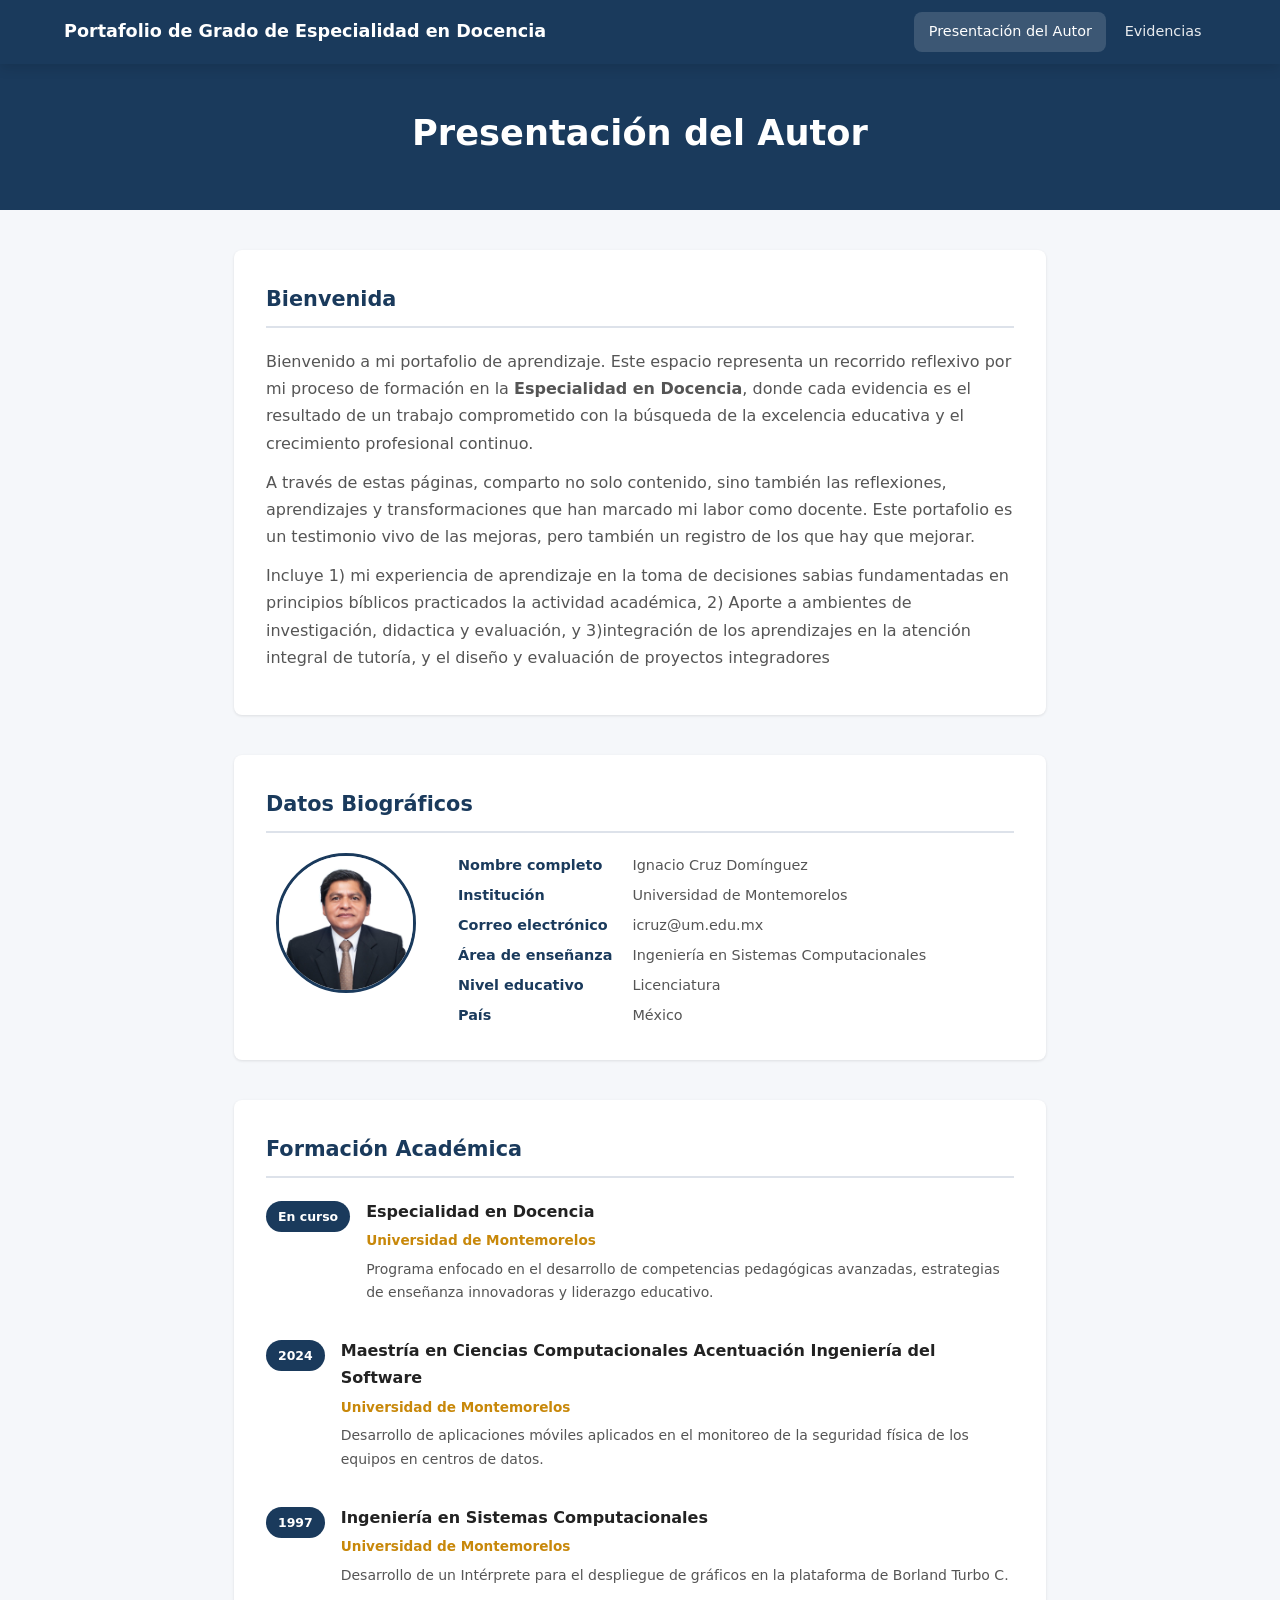
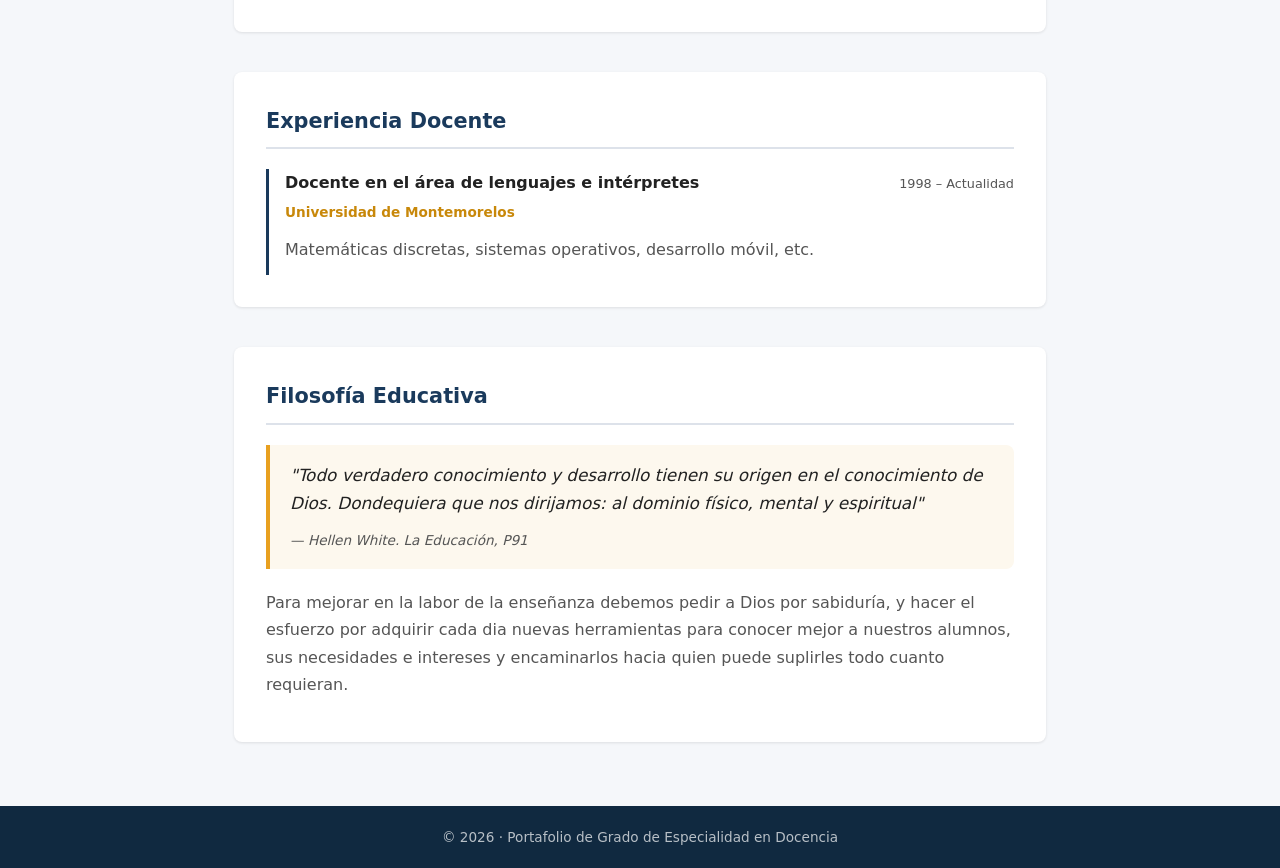
<file: pages/autor.html>
<!DOCTYPE html>
<html lang="es">
<head>
  <meta charset="UTF-8">
  <meta name="viewport" content="width=device-width, initial-scale=1.0">
  <title>Presentación del Autor · Portafolio Docencia</title>
  <link rel="stylesheet" href="../css/styles.css">
</head>
<body>

  <header class="site-header">
    <div class="header-inner">
      <div class="site-title">
        <a href="../index.html">
          <h1>Portafolio de Grado de Especialidad en Docencia</h1>
        </a>
      </div>
      <nav class="main-nav" aria-label="Navegación principal">
        <ul class="nav-list">
          <li class="nav-item has-dropdown active">
            <a href="autor.html" class="nav-link">Presentación del Autor</a>
            <ul class="dropdown">
              <li><a href="#bienvenida">Bienvenida</a></li>
              <li><a href="#datos-biograficos">Datos Biográficos</a></li>
              <li><a href="#formacion">Formación</a></li>
              <li><a href="#experiencia">Experiencia Docente</a></li>
            </ul>
          </li>
          <li class="nav-item has-dropdown">
            <a href="evidencias.html" class="nav-link">Evidencias</a>
            <ul class="dropdown">
              <li><a href="evidencias.html#cosmovision">Cosmovisión</a></li>
              <li><a href="evidencias.html#transferencia">Transferencia y Aporte</a></li>
              <li><a href="evidencias.html#integradoras">Integradoras</a></li>
            </ul>
          </li>
        </ul>
      </nav>
      <button class="nav-toggle" aria-label="Abrir menú" aria-expanded="false">
        <span></span><span></span><span></span>
      </button>
    </div>
  </header>

  <main class="page-autor">

    <div class="page-hero">
      <h2>Presentación del Autor</h2>
    </div>

    <div class="autor-container">

      <section id="bienvenida" class="autor-section">
        <h2>Bienvenida</h2>
        <article class="autor-article">
          <p>
            Bienvenido a mi portafolio de aprendizaje. Este espacio representa un recorrido reflexivo
            por mi proceso de formación en la <strong>Especialidad en Docencia</strong>,
            donde cada evidencia es el resultado de un trabajo comprometido con la búsqueda de la excelencia educativa
            y el crecimiento profesional continuo.
          </p>
          <p>
            A través de estas páginas, comparto no solo contenido, sino también las reflexiones,
            aprendizajes y transformaciones que han marcado mi labor como docente. Este portafolio
            es un testimonio vivo de las mejoras, pero también un registro de los que hay que mejorar.
          </p>

          <p>
            Incluye 1) mi experiencia de aprendizaje en la toma de decisiones sabias fundamentadas en principios bíblicos practicados la actividad académica, 2) Aporte a ambientes de investigación, didactica y evaluación,  y 3)integración de los aprendizajes en la atención integral de tutoría, y el diseño y evaluación de proyectos integradores 

          </p>
        </article>
      </section>

      <section id="datos-biograficos" class="autor-section">
        <h2>Datos Biográficos</h2>
        <article class="autor-article">
          <div class="bio-grid">
            <div class="bio-photo">
              <div class="photo-placeholder" aria-label="Foto del autor">
                <span><img src="../assets/images/foto.jpg" alt="texto descriptivo"></span>
              </div>
            </div>
            <div class="bio-data">
              <dl class="data-list">
                <dt>Nombre completo</dt>
                <dd>Ignacio Cruz Domínguez</dd>

                <dt>Institución</dt>
                <dd>Universidad de Montemorelos</dd>

                <dt>Correo electrónico</dt>
                <dd>icruz@um.edu.mx</dd>

                <dt>Área de enseñanza</dt>
                <dd>Ingeniería en Sistemas Computacionales</dd>

                <dt>Nivel educativo</dt>
                <dd>Licenciatura</dd>

                <dt>País</dt>
                <dd>México</dd>
              </dl>
            </div>
          </div>
        </article>
      </section>

      <section id="formacion" class="autor-section">
        <h2>Formación Académica</h2>
        <article class="autor-article">
          <div class="timeline">
            <div class="timeline-item">
              <div class="timeline-year">En curso</div>
              <div class="timeline-content">
                <h3>Especialidad en Docencia</h3>
                <p class="institution">Universidad de Montemorelos</p>
                <p>Programa enfocado en el desarrollo de competencias pedagógicas avanzadas, estrategias
                de enseñanza innovadoras y liderazgo educativo.</p>
              </div>
            </div>
            <div class="timeline-item">
              <div class="timeline-year">2024</div>
              <div class="timeline-content">
                <h3>Maestría en Ciencias Computacionales Acentuación Ingeniería del Software</h3>
                <p class="institution">Universidad de Montemorelos</p>
                <p>Desarrollo de aplicaciones móviles aplicados en el monitoreo de la seguridad física de los equipos en centros de datos.</p>
              </div>
            </div>
            <div class="timeline-item">
              <div class="timeline-year">1997</div>
              <div class="timeline-content">
                <h3>Ingeniería en Sistemas Computacionales</h3>
                <p class="institution">Universidad de Montemorelos</p>
                <p>Desarrollo de un Intérprete para el despliegue de gráficos en la plataforma de Borland Turbo C.</p>
              </div>
            </div>
          </div>
        </article>
      </section>

      <section id="experiencia" class="autor-section">
        <h2>Experiencia Docente</h2>
        <article class="autor-article">
          <div class="experience-list">
            <div class="experience-item">
              <div class="exp-header">
                <h3>Docente en el área de lenguajes e intérpretes</h3>
                <span class="exp-period">1998 – Actualidad</span>
              </div>
              <p class="exp-institution">Universidad de Montemorelos</p>
              <p>Matemáticas discretas, sistemas operativos, desarrollo móvil, etc.</p>
            </div>

          </div>
        </article>
      </section>

      <section id="filosofia" class="autor-section">
        <h2>Filosofía Educativa</h2>
        <article class="autor-article filosofia-article">
          <blockquote>
            <p>"Todo verdadero conocimiento y desarrollo tienen su origen en el conocimiento de Dios. Dondequiera que nos dirijamos: al dominio físico, mental y espiritual"</p>
            <cite>— Hellen White. La Educación, P91</cite>
          </blockquote>
          <p>
            Para mejorar en la labor de la enseñanza debemos pedir a Dios por sabiduría, y hacer el esfuerzo por adquirir cada dia nuevas herramientas para conocer mejor a nuestros alumnos, sus necesidades e intereses y encaminarlos hacia quien puede 
            suplirles todo cuanto requieran.
          </p>
        </article>
      </section>

    </div>
  </main>

  <footer class="site-footer">
    <p>&copy; 2026 · Portafolio de Grado de Especialidad en Docencia</p>
  </footer>

  <script src="../js/main.js"></script>
</body>
</html>
</file>
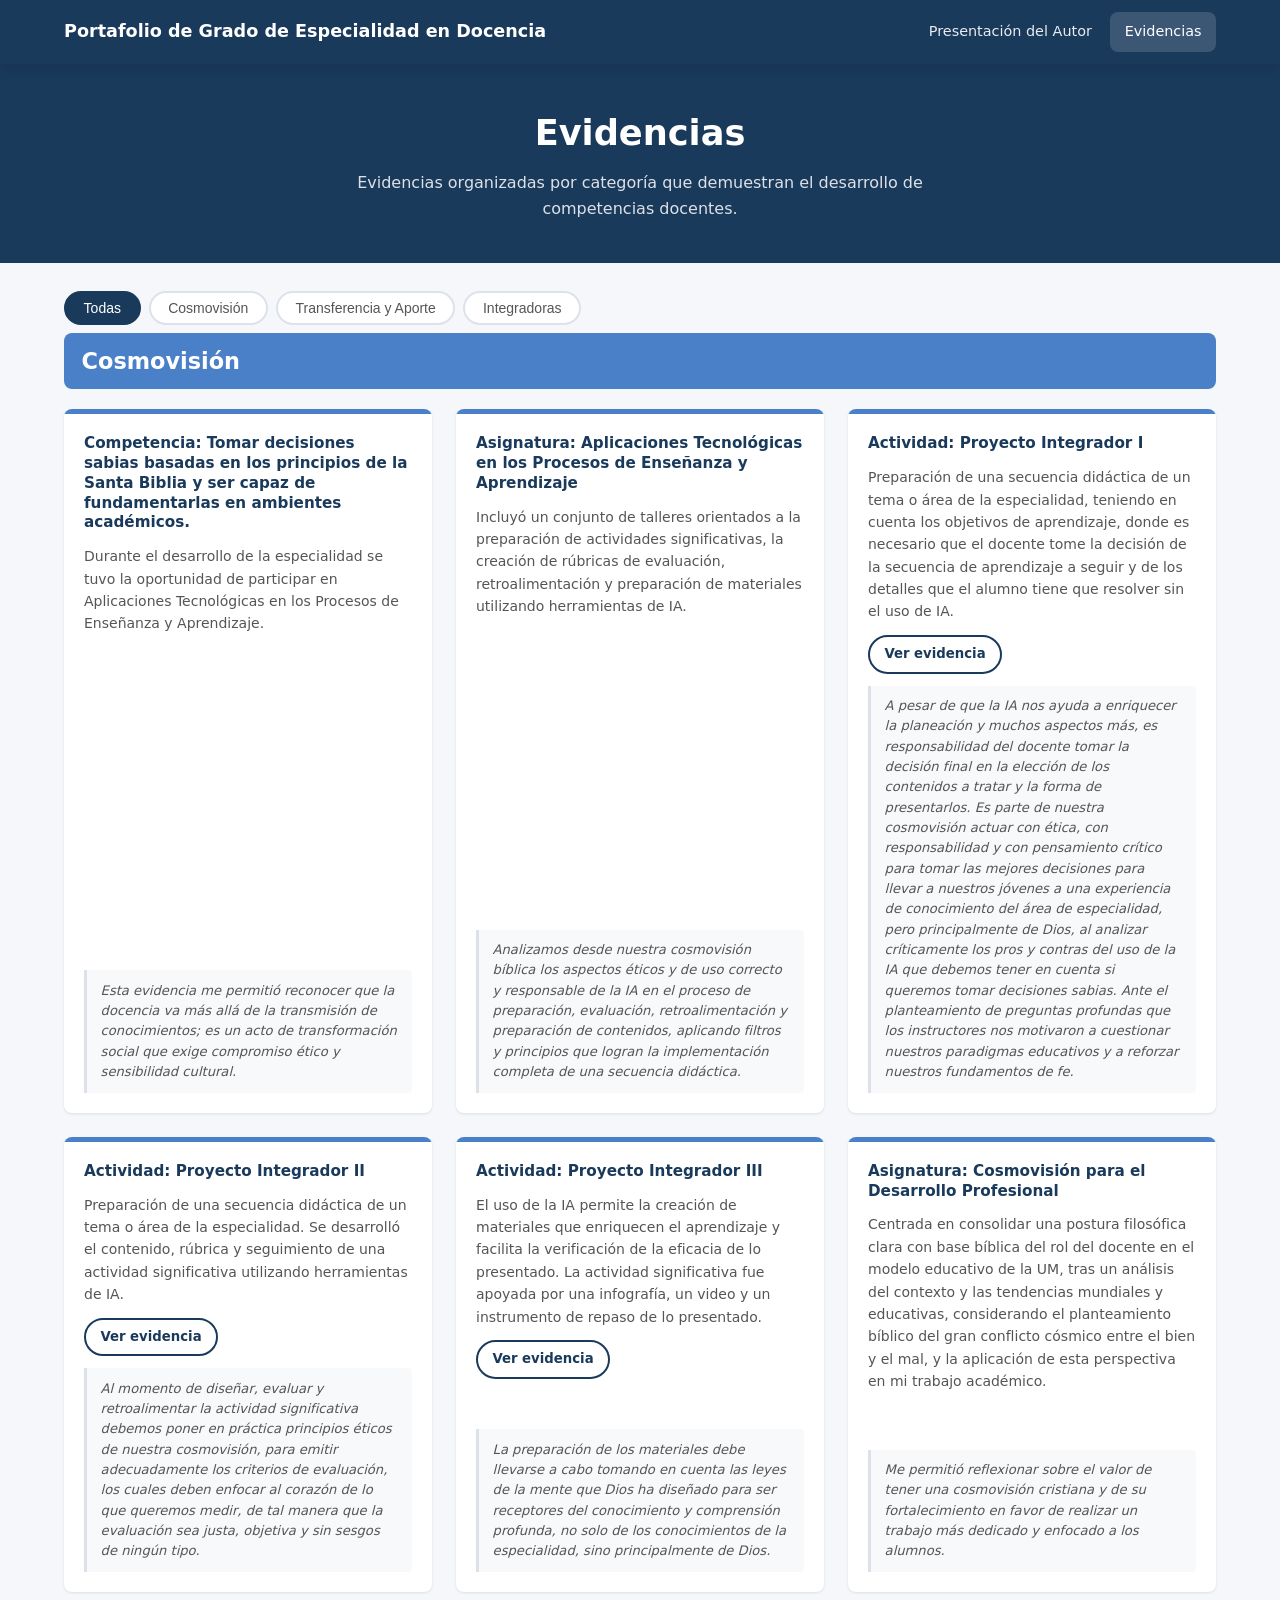
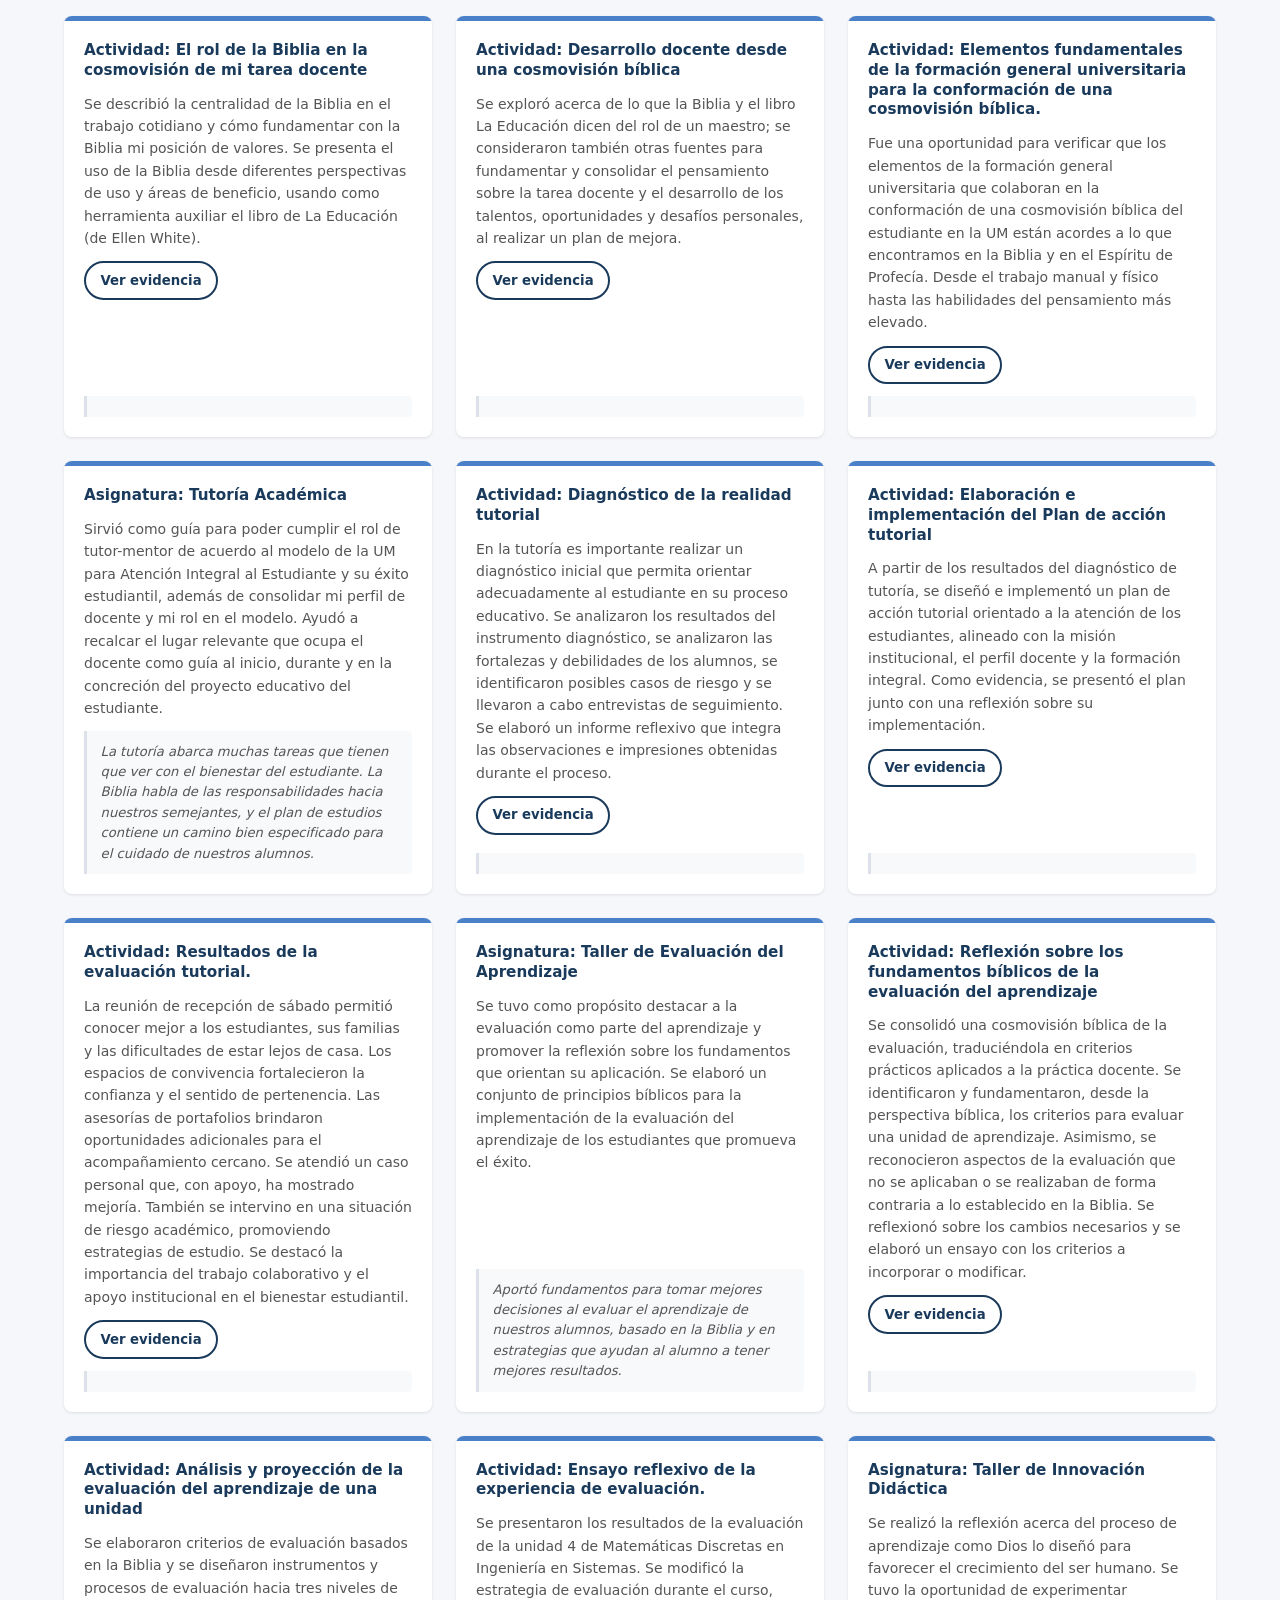
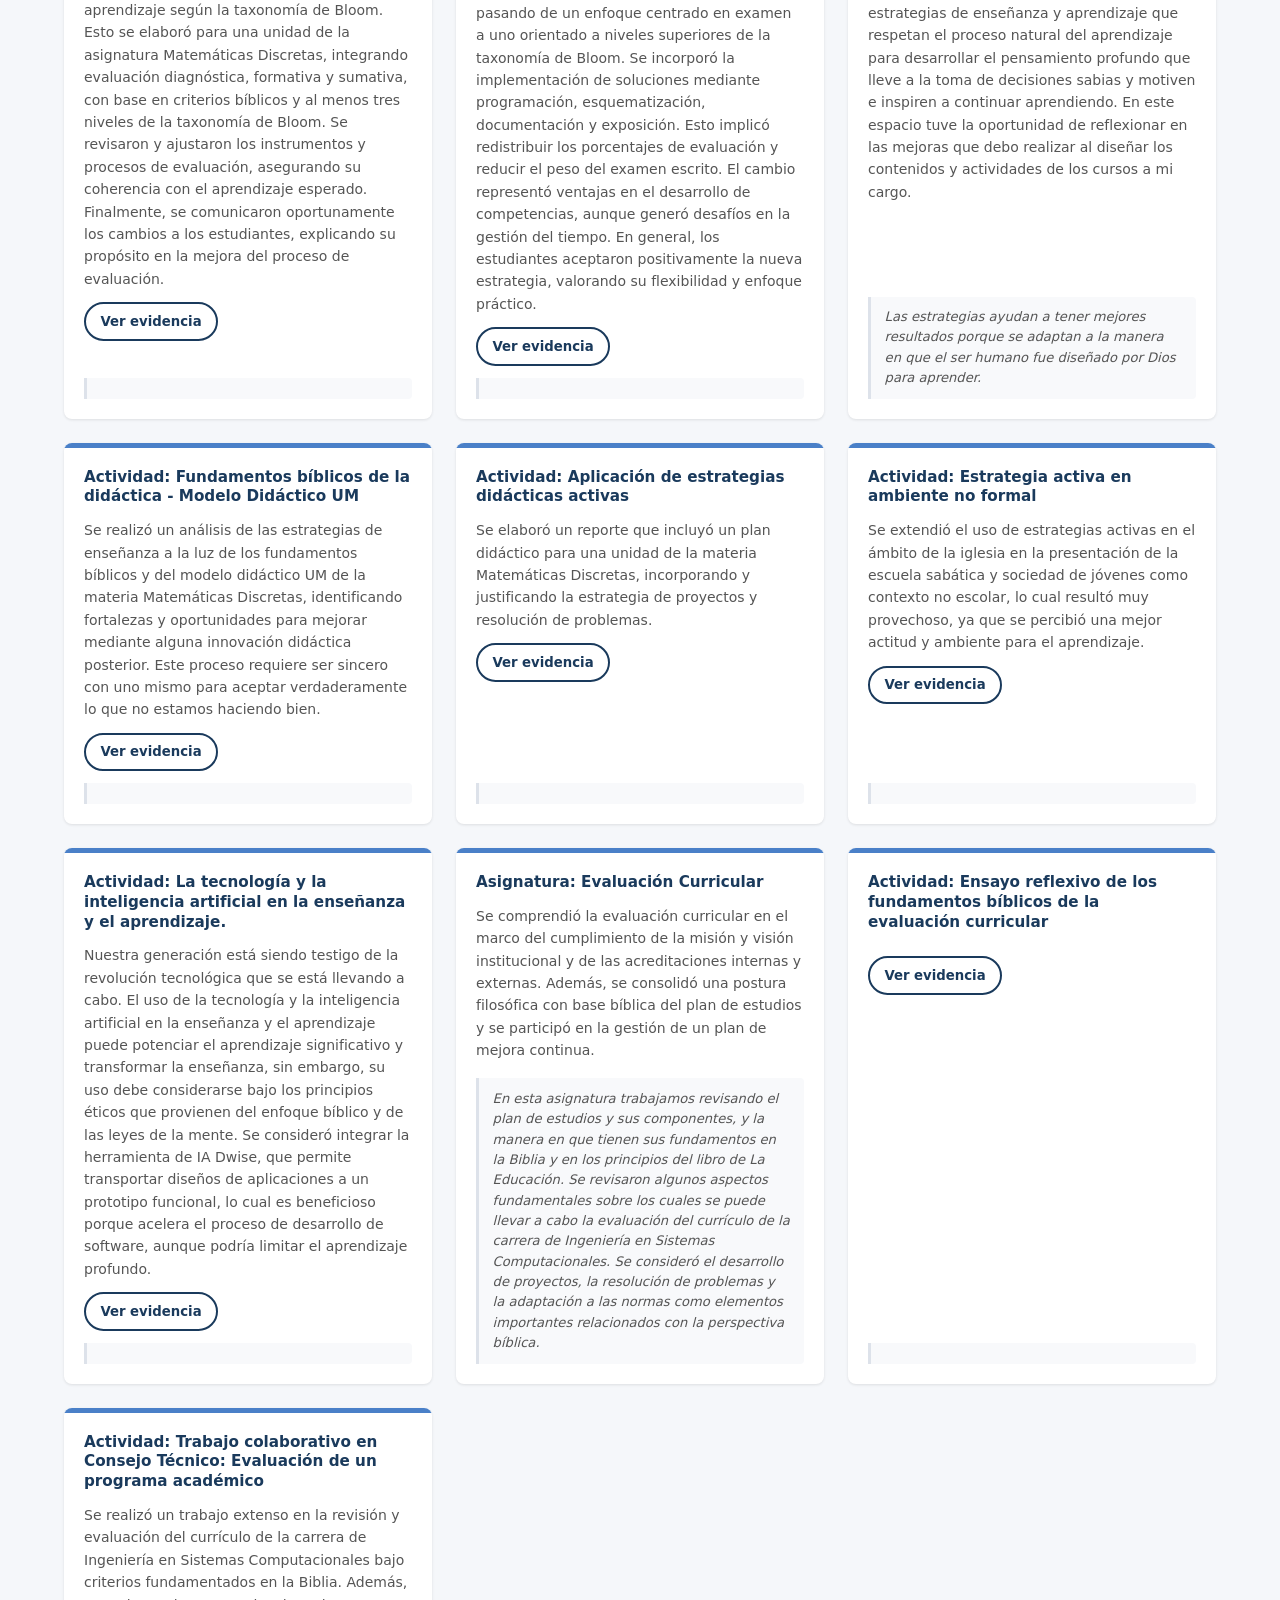
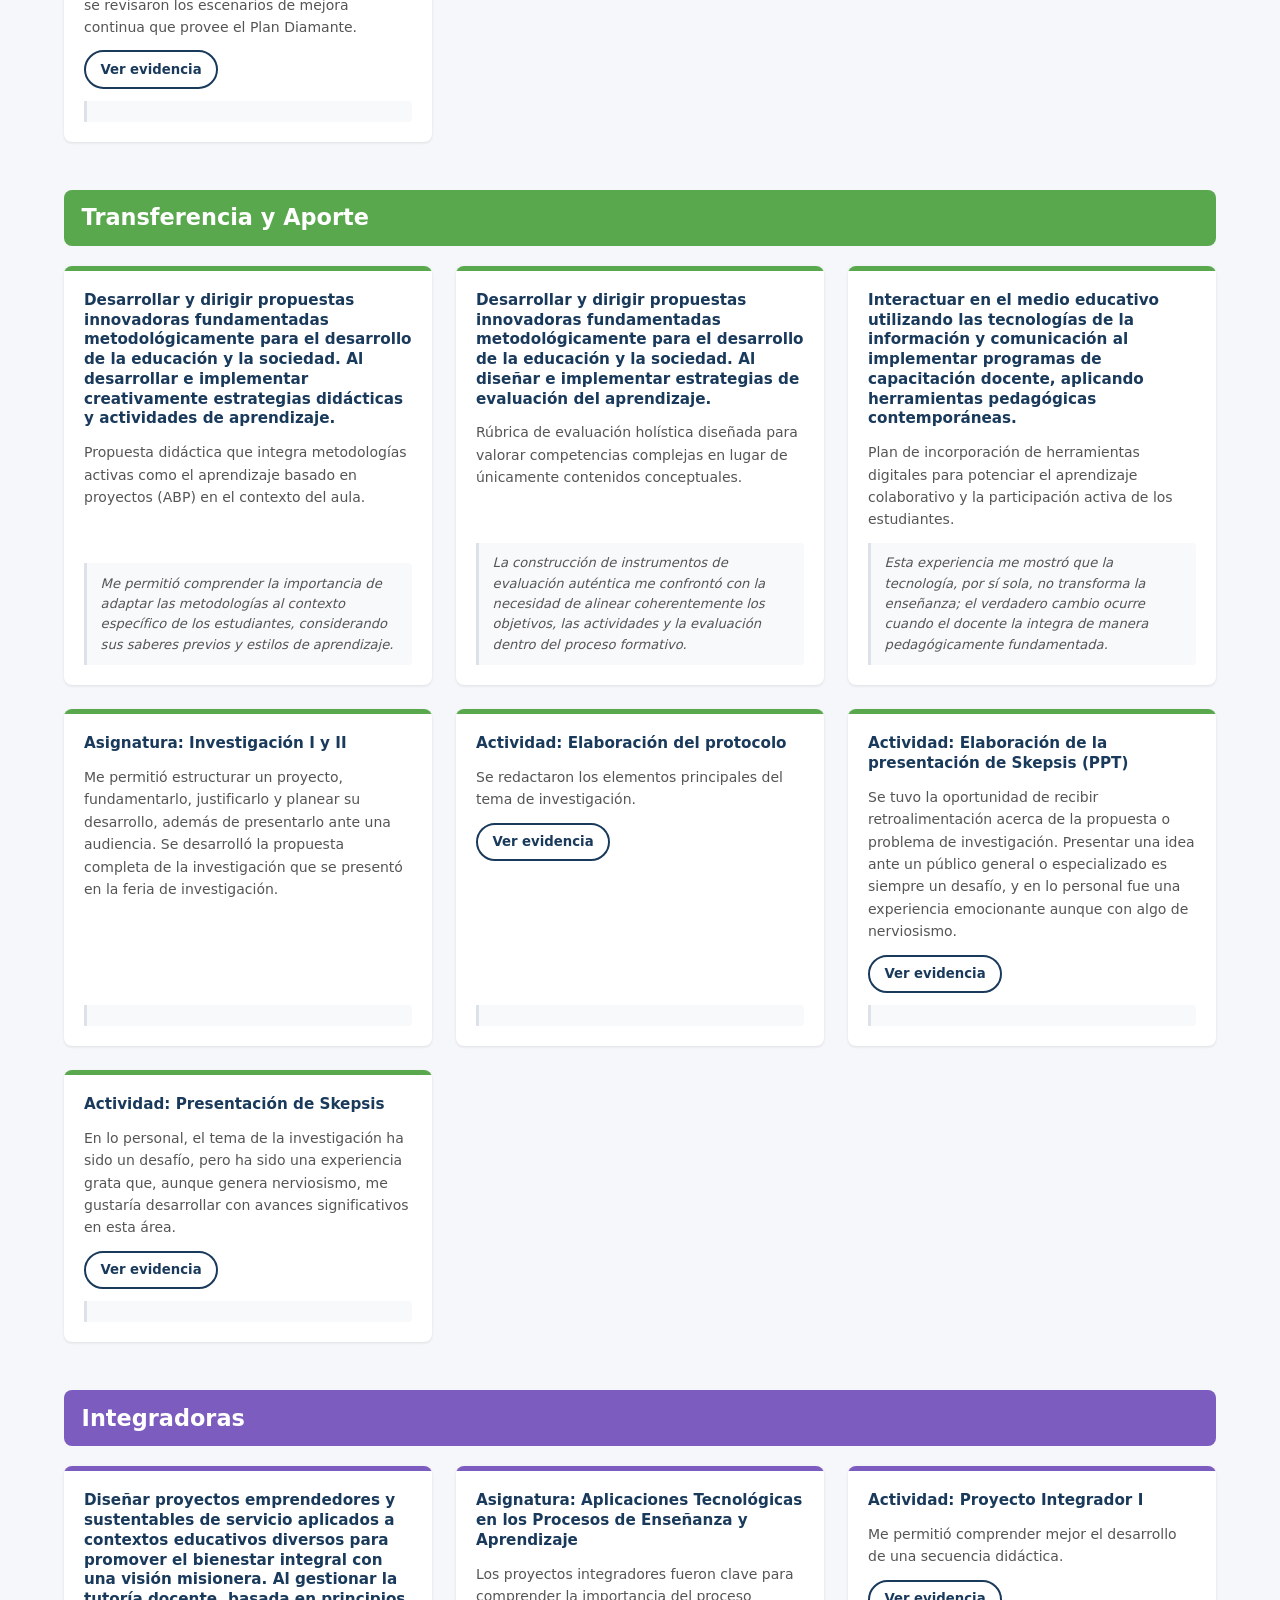
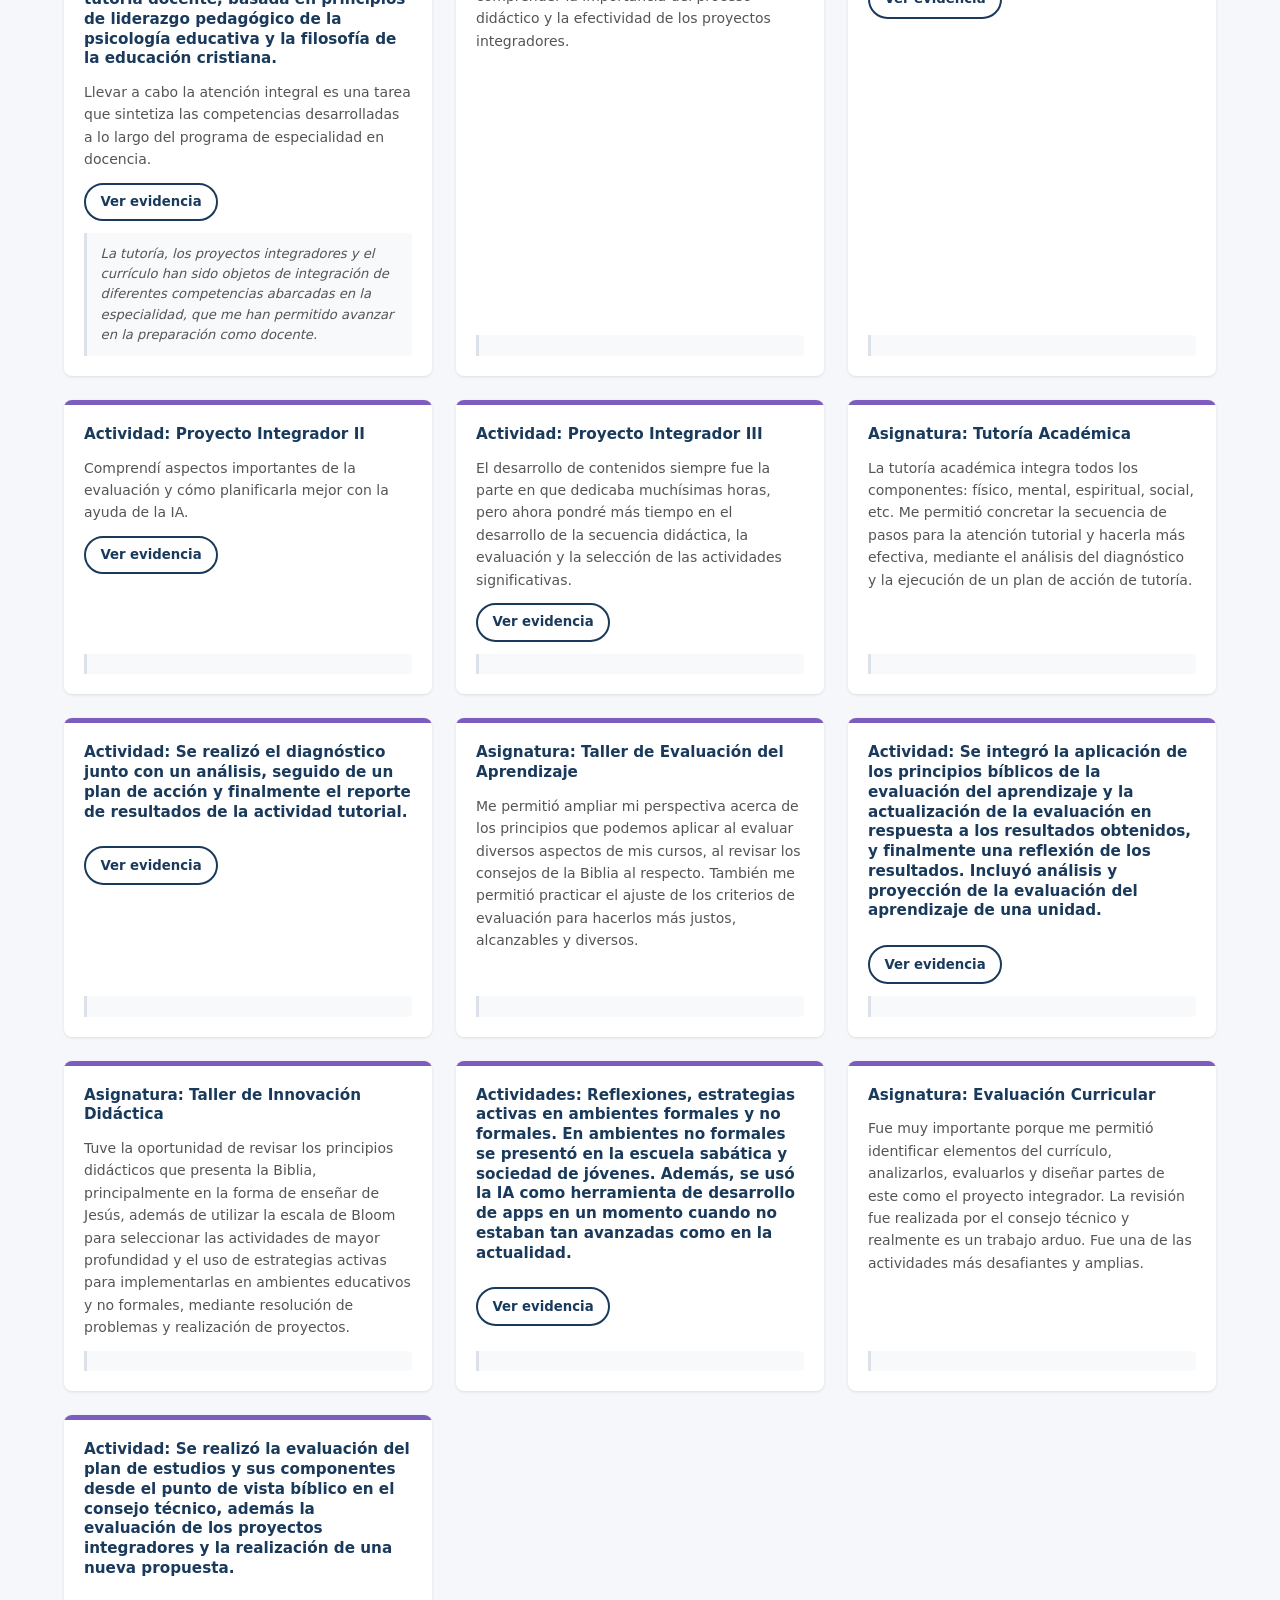
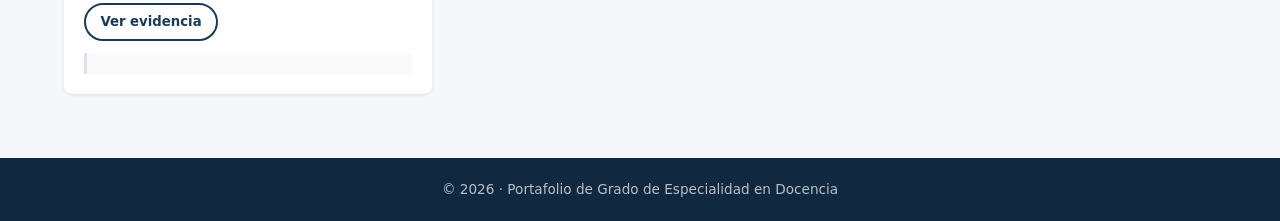
<file: pages/evidencias.html>
<!DOCTYPE html>
<html lang="es">
<head>
  <meta charset="UTF-8">
  <meta name="viewport" content="width=device-width, initial-scale=1.0">
  <title>Evidencias · Portafolio Docencia</title>
  <link rel="stylesheet" href="../css/styles.css">
</head>
<body>

  <header class="site-header">
    <div class="header-inner">
      <div class="site-title">
        <a href="../index.html">
          <h1>Portafolio de Grado de Especialidad en Docencia</h1>
        </a>
      </div>
      <nav class="main-nav" aria-label="Navegación principal">
        <ul class="nav-list">
          <li class="nav-item has-dropdown">
            <a href="autor.html" class="nav-link">Presentación del Autor</a>
            <ul class="dropdown">
              <li><a href="autor.html#bienvenida">Bienvenida</a></li>
              <li><a href="autor.html#datos-biograficos">Datos Biográficos</a></li>
              <li><a href="autor.html#formacion">Formación</a></li>
              <li><a href="autor.html#experiencia">Experiencia Docente</a></li>
            </ul>
          </li>
          <li class="nav-item has-dropdown active">
            <a href="evidencias.html" class="nav-link">Evidencias</a>
            <ul class="dropdown">
              <li><a href="#cosmovision">Cosmovisión</a></li>
              <li><a href="#transferencia">Transferencia y Aporte</a></li>
              <li><a href="#integradoras">Integradoras</a></li>
            </ul>
          </li>
        </ul>
      </nav>
      <button class="nav-toggle" aria-label="Abrir menú" aria-expanded="false">
        <span></span><span></span><span></span>
      </button>
    </div>
  </header>

  <main class="page-evidencias">

    <div class="page-hero">
      <h2>Evidencias</h2>
      <p>Evidencias organizadas por categoría que demuestran el desarrollo de competencias docentes.</p>
    </div>

    <div class="filter-bar" role="group" aria-label="Filtrar por tipo de evidencia">
      <button class="filter-btn active" data-filter="all">Todas</button>
      <button class="filter-btn" data-filter="cosmovision">Cosmovisión</button>
      <button class="filter-btn" data-filter="transferencia">Transferencia y Aporte</button>
      <button class="filter-btn" data-filter="integradora">Integradoras</button>
    </div>

    <div class="evidencias-wrapper">

      <section id="cosmovision" class="evidencias-group">
        <h2 class="group-title cosmovision-title">Cosmovisión</h2>
        <div class="evidencias-grid" id="grid-cosmovision"></div>
      </section>

      <section id="transferencia" class="evidencias-group">
        <h2 class="group-title transferencia-title">Transferencia y Aporte</h2>
        <div class="evidencias-grid" id="grid-transferencia"></div>
      </section>

      <section id="integradoras" class="evidencias-group">
        <h2 class="group-title integradoras-title">Integradoras</h2>
        <div class="evidencias-grid" id="grid-integradoras"></div>
      </section>

    </div>

    <p id="no-results" class="no-results hidden">No hay evidencias para el filtro seleccionado.</p>

  </main>

  <footer class="site-footer">
    <p>&copy; 2026 · Portafolio de Grado de Especialidad en Docencia</p>
  </footer>

  <script src="../js/main.js"></script>
</body>
</html>
</file>
<file: css/styles.css>
/* =============================================
   RESET & BASE
   ============================================= */
*, *::before, *::after {
  box-sizing: border-box;
  margin: 0;
  padding: 0;
}

:root {
  --color-primary:     #1a3a5c;
  --color-primary-dark:#102940;
  --color-accent:      #e8a020;
  --color-accent-dark: #c8880a;
  --color-bg:          #f5f7fa;
  --color-surface:     #ffffff;
  --color-text:        #222;
  --color-text-muted:  #555;
  --color-border:      #dde2ea;

  /* Bloom level colours */
  --bloom-recordar:    #e8534a;
  --bloom-comprender:  #e87840;
  --bloom-aplicar:     #e8a020;
  --bloom-analizar:    #5aa84e;
  --bloom-evaluar:     #4a80c8;
  --bloom-crear:       #7c5cbf;

  /* Evidence category accent */
  --cat-cosmovision:   #4a80c8;
  --cat-transferencia: #5aa84e;
  --cat-integradora:   #7c5cbf;

  --shadow-sm:  0 1px 3px rgba(0,0,0,.10);
  --shadow-md:  0 4px 12px rgba(0,0,0,.12);
  --shadow-lg:  0 8px 24px rgba(0,0,0,.15);
  --radius:     8px;
  --transition: .2s ease;
  --max-width:  1200px;

  --font-base: 'Segoe UI', system-ui, -apple-system, sans-serif;
}

html { scroll-behavior: smooth; }

body {
  font-family: var(--font-base);
  font-size: 16px;
  line-height: 1.65;
  color: var(--color-text);
  background: var(--color-bg);
  display: flex;
  flex-direction: column;
  min-height: 100vh;
}

img { max-width: 100%; height: auto; display: block; }

a { color: var(--color-primary); text-decoration: none; }
a:hover { text-decoration: underline; }

ul { list-style: none; }

main { flex: 1; }

/* =============================================
   HEADER & NAVIGATION
   ============================================= */
.site-header {
  background: var(--color-primary);
  color: #fff;
  position: sticky;
  top: 0;
  z-index: 100;
  box-shadow: var(--shadow-md);
}

.header-inner {
  max-width: var(--max-width);
  margin: 0 auto;
  padding: 0 1.5rem;
  display: flex;
  align-items: center;
  gap: 1.5rem;
  min-height: 64px;
}

.site-title { flex: 1; }
.site-title h1 {
  font-size: clamp(.85rem, 2vw, 1.1rem);
  font-weight: 600;
  line-height: 1.2;
  white-space: nowrap;
  overflow: hidden;
  text-overflow: ellipsis;
}
.site-title a { color: #fff; }
.site-title a:hover { text-decoration: none; }

/* Nav */
.main-nav { display: flex; }

.nav-list {
  display: flex;
  gap: .25rem;
}

.nav-item { position: relative; }

.nav-link {
  display: block;
  padding: .5rem .9rem;
  color: rgba(255,255,255,.9);
  font-size: .9rem;
  font-weight: 500;
  border-radius: var(--radius);
  transition: background var(--transition);
  white-space: nowrap;
}
.nav-link:hover,
.nav-item.active .nav-link {
  background: rgba(255,255,255,.15);
  color: #fff;
  text-decoration: none;
}

/* Dropdown */
.dropdown {
  display: none;
  position: absolute;
  top: calc(100% + 4px);
  left: 0;
  background: var(--color-surface);
  border: 1px solid var(--color-border);
  border-radius: var(--radius);
  box-shadow: var(--shadow-lg);
  min-width: 210px;
  z-index: 200;
  animation: dropIn .15s ease;
}

@keyframes dropIn {
  from { opacity: 0; transform: translateY(-6px); }
  to   { opacity: 1; transform: translateY(0); }
}

.dropdown li a {
  display: block;
  padding: .6rem 1.1rem;
  color: var(--color-text);
  font-size: .875rem;
  transition: background var(--transition);
}
.dropdown li a:hover {
  background: var(--color-bg);
  color: var(--color-primary);
  text-decoration: none;
}
.dropdown li:first-child a { border-radius: var(--radius) var(--radius) 0 0; }
.dropdown li:last-child  a { border-radius: 0 0 var(--radius) var(--radius); }

.nav-item.has-dropdown:hover .dropdown,
.nav-item.has-dropdown:focus-within .dropdown {
  display: block;
}

/* Hamburger */
.nav-toggle {
  display: none;
  flex-direction: column;
  gap: 5px;
  background: none;
  border: none;
  cursor: pointer;
  padding: .5rem;
}
.nav-toggle span {
  display: block;
  width: 24px;
  height: 2px;
  background: #fff;
  border-radius: 2px;
  transition: var(--transition);
}

/* =============================================
   FOOTER
   ============================================= */
.site-footer {
  background: var(--color-primary-dark);
  color: rgba(255,255,255,.7);
  text-align: center;
  padding: 1.25rem 1rem;
  font-size: .85rem;
  margin-top: auto;
}

/* =============================================
   BUTTONS
   ============================================= */
.btn-primary {
  display: inline-block;
  background: var(--color-accent);
  color: #fff;
  padding: .65rem 1.5rem;
  border-radius: var(--radius);
  font-weight: 600;
  font-size: .9rem;
  transition: background var(--transition), transform var(--transition);
}
.btn-primary:hover {
  background: var(--color-accent-dark);
  text-decoration: none;
  transform: translateY(-1px);
}

/* =============================================
   PAGE HERO BANNER
   ============================================= */
.page-hero {
  background: var(--color-primary);
  color: #fff;
  padding: 2.5rem 1.5rem;
  text-align: center;
}
.page-hero h2 { font-size: clamp(1.5rem, 4vw, 2.2rem); margin-bottom: .5rem; }
.page-hero p  { opacity: .85; max-width: 600px; margin: 0 auto; }

/* =============================================
   INDEX — HERO SECTION
   ============================================= */
.hero {
  background: linear-gradient(135deg, var(--color-primary) 0%, #2d6496 100%);
  color: #fff;
  padding: 4rem 1.5rem;
  text-align: center;
}
.hero-content {
  max-width: 720px;
  margin: 0 auto;
}
.hero-content h2 {
  font-size: clamp(1.8rem, 5vw, 2.8rem);
  margin-bottom: 1rem;
}
.hero-content p {
  margin-bottom: 1rem;
  opacity: .9;
}
.hero-content .btn-primary { margin-top: .75rem; }

/* =============================================
   INDEX — BLOOM SECTION
   ============================================= */
.bloom-section {
  padding: 4rem 1.5rem;
  background: var(--color-surface);
}
.bloom-content {
  max-width: var(--max-width);
  margin: 0 auto;
  display: grid;
  grid-template-columns: 1fr 1fr;
  gap: 3rem;
  align-items: start;
}
.bloom-text h2 { font-size: 1.6rem; margin-bottom: 1rem; color: var(--color-primary); }
.bloom-text p   { margin-bottom: 1rem; color: var(--color-text-muted); }

.bloom-levels {
  list-style: none;
  display: flex;
  flex-direction: column;
  gap: .5rem;
  margin-top: 1rem;
}
.bloom-levels li {
  display: flex;
  align-items: center;
  gap: .75rem;
  font-size: .9rem;
}
.level {
  display: inline-block;
  padding: .2rem .65rem;
  border-radius: 99px;
  color: #fff;
  font-size: .78rem;
  font-weight: 600;
  min-width: 90px;
  text-align: center;
}
.level.crear      { background: var(--bloom-crear); }
.level.evaluar    { background: var(--bloom-evaluar); }
.level.analizar   { background: var(--bloom-analizar); }
.level.aplicar    { background: var(--bloom-aplicar); }
.level.comprender { background: var(--bloom-comprender); }
.level.recordar   { background: var(--bloom-recordar); }

.bloom-figure {
  display: flex;
  flex-direction: column;
  align-items: center;
  gap: .75rem;
}
.bloom-figure img {
  width: 100%;
  border-radius: var(--radius);
  box-shadow: var(--shadow-md);
}
.bloom-figure figcaption {
  font-size: .8rem;
  color: var(--color-text-muted);
  text-align: center;
}

/* CSS fallback pyramid (shown when image missing) */
.bloom-placeholder {
  display: none;
  flex-direction: column;
  align-items: center;
  gap: 0;
  width: 100%;
}
.pyramid { display: flex; flex-direction: column; align-items: center; width: 100%; gap: 3px; }
.p-level {
  color: #fff;
  font-size: .8rem;
  font-weight: 600;
  text-align: center;
  padding: .5rem;
  border-radius: 2px;
}
.p-level.crear      { width: 30%;  background: var(--bloom-crear); }
.p-level.evaluar    { width: 45%;  background: var(--bloom-evaluar); }
.p-level.analizar   { width: 60%;  background: var(--bloom-analizar); }
.p-level.aplicar    { width: 75%;  background: var(--bloom-aplicar); }
.p-level.comprender { width: 88%;  background: var(--bloom-comprender); }
.p-level.recordar   { width: 100%; background: var(--bloom-recordar); }

/* =============================================
   INDEX — CATEGORIES OVERVIEW
   ============================================= */
.categories-overview {
  padding: 4rem 1.5rem;
  background: var(--color-bg);
}
.categories-overview > h2 {
  text-align: center;
  font-size: 1.6rem;
  color: var(--color-primary);
  margin-bottom: 2rem;
}
.categories-grid {
  max-width: var(--max-width);
  margin: 0 auto;
  display: grid;
  grid-template-columns: repeat(3, 1fr);
  gap: 1.5rem;
}
.category-card {
  background: var(--color-surface);
  border-radius: var(--radius);
  padding: 2rem 1.5rem;
  text-align: center;
  box-shadow: var(--shadow-sm);
  border-top: 4px solid transparent;
  transition: transform var(--transition), box-shadow var(--transition);
}
.category-card:hover { transform: translateY(-4px); box-shadow: var(--shadow-md); }
.category-card.cosmovision   { border-top-color: var(--cat-cosmovision); }
.category-card.transferencia { border-top-color: var(--cat-transferencia); }
.category-card.integradoras  { border-top-color: var(--cat-integradora); }
.category-card h3 { font-size: 1.1rem; margin-bottom: .75rem; color: var(--color-primary); }
.category-card p  { font-size: .9rem; color: var(--color-text-muted); margin-bottom: 1.25rem; }
.category-card a  {
  display: inline-block;
  padding: .45rem 1.2rem;
  border-radius: 99px;
  font-size: .85rem;
  font-weight: 600;
  color: var(--color-primary);
  border: 2px solid var(--color-primary);
  transition: background var(--transition), color var(--transition);
}
.category-card a:hover {
  background: var(--color-primary);
  color: #fff;
  text-decoration: none;
}

/* =============================================
   AUTOR PAGE
   ============================================= */
.autor-container {
  max-width: 860px;
  margin: 0 auto;
  padding: 2.5rem 1.5rem 4rem;
  display: flex;
  flex-direction: column;
  gap: 2.5rem;
}

.autor-section {
  background: var(--color-surface);
  border-radius: var(--radius);
  padding: 2rem;
  box-shadow: var(--shadow-sm);
  scroll-margin-top: 80px;
}
.autor-section h2 {
  font-size: 1.3rem;
  color: var(--color-primary);
  margin-bottom: 1.25rem;
  padding-bottom: .6rem;
  border-bottom: 2px solid var(--color-border);
}

.autor-article { color: var(--color-text-muted); line-height: 1.7; }
.autor-article p { margin-bottom: .75rem; }

/* Bio grid */
.bio-grid { display: grid; grid-template-columns: 160px 1fr; gap: 2rem; align-items: start; }
.bio-photo { display: flex; justify-content: center; }
.photo-placeholder {
  width: 140px;
  height: 140px;
  border-radius: 50%;
  background: var(--color-border);
  display: flex;
  align-items: center;
  justify-content: center;
  font-size: .85rem;
  color: var(--color-text-muted);
  border: 3px solid var(--color-primary);
}

.photo-placeholder span img {
  border-radius: 50%;
}

.data-list {
  display: grid;
  grid-template-columns: max-content 1fr;
  gap: .35rem 1.25rem;
  font-size: .9rem;
}
.data-list dt { font-weight: 600; color: var(--color-primary); }
.data-list dd { color: var(--color-text-muted); }

/* Timeline */
.timeline { display: flex; flex-direction: column; gap: 1.25rem; }
.timeline-item { display: flex; gap: 1rem; align-items: flex-start; }
.timeline-year {
  background: var(--color-primary);
  color: #fff;
  padding: .3rem .75rem;
  border-radius: 99px;
  font-size: .78rem;
  font-weight: 700;
  white-space: nowrap;
  flex-shrink: 0;
  margin-top: .2rem;
}
.timeline-content h3 { font-size: 1rem; color: var(--color-text); margin-bottom: .25rem; }
.timeline-content .institution { font-size: .85rem; color: var(--color-accent-dark); font-weight: 600; margin-bottom: .35rem; }
.timeline-content p { font-size: .875rem; }

/* Experience */
.experience-list { display: flex; flex-direction: column; gap: 1.25rem; }
.experience-item {
  border-left: 3px solid var(--color-primary);
  padding-left: 1rem;
}
.exp-header {
  display: flex;
  justify-content: space-between;
  align-items: baseline;
  gap: 1rem;
  margin-bottom: .25rem;
  flex-wrap: wrap;
}
.exp-header h3 { font-size: 1rem; color: var(--color-text); }
.exp-period { font-size: .8rem; color: var(--color-text-muted); white-space: nowrap; }
.exp-institution { font-size: .85rem; color: var(--color-accent-dark); font-weight: 600; margin-bottom: .35rem; }

/* Philosophy */
.filosofia-article blockquote {
  border-left: 4px solid var(--color-accent);
  margin: 0 0 1.25rem;
  padding: 1rem 1.25rem;
  background: #fdf8ee;
  border-radius: 0 var(--radius) var(--radius) 0;
}
.filosofia-article blockquote p {
  font-style: italic;
  font-size: 1.05rem;
  color: var(--color-text);
  margin-bottom: .5rem;
}
.filosofia-article blockquote cite { font-size: .85rem; color: var(--color-text-muted); }

/* =============================================
   EVIDENCIAS PAGE
   ============================================= */
.page-evidencias { padding-bottom: 4rem; }

/* Filter bar */
.filter-bar {
  max-width: var(--max-width);
  margin: 1.75rem auto .5rem;
  padding: 0 1.5rem;
  display: flex;
  gap: .5rem;
  flex-wrap: wrap;
}
.filter-btn {
  padding: .45rem 1.1rem;
  border-radius: 99px;
  border: 2px solid var(--color-border);
  background: var(--color-surface);
  color: var(--color-text-muted);
  font-size: .875rem;
  font-weight: 500;
  cursor: pointer;
  transition: border-color var(--transition), background var(--transition), color var(--transition);
}
.filter-btn:hover     { border-color: var(--color-primary); color: var(--color-primary); }
.filter-btn.active    { background: var(--color-primary); border-color: var(--color-primary); color: #fff; }

/* Wrapper + groups */
.evidencias-wrapper {
  max-width: var(--max-width);
  margin: 0 auto;
  padding: 0 1.5rem;
  display: flex;
  flex-direction: column;
  gap: 3rem;
}
.evidencias-group { scroll-margin-top: 80px; }
.group-title {
  font-size: 1.4rem;
  padding: .6rem 1.1rem;
  border-radius: var(--radius);
  margin-bottom: 1.25rem;
  color: #fff;
}
.cosmovision-title   { background: var(--cat-cosmovision); }
.transferencia-title { background: var(--cat-transferencia); }
.integradoras-title  { background: var(--cat-integradora); }

/* Evidence cards grid */
.evidencias-grid {
  display: grid;
  grid-template-columns: repeat(auto-fill, minmax(280px, 1fr));
  gap: 1.5rem;
}

/* =============================================
   EVIDENCE CARD  (.evidencia-card)
   ============================================= */
.evidencia-card {
  background: var(--color-surface);
  border-radius: var(--radius);
  box-shadow: var(--shadow-sm);
  overflow: hidden;
  display: flex;
  flex-direction: column;
  transition: transform var(--transition), box-shadow var(--transition);
  animation: fadeIn .35s ease both;
}
.evidencia-card:hover { transform: translateY(-4px); box-shadow: var(--shadow-md); }
.evidencia-card.hidden { display: none; }

@keyframes fadeIn {
  from { opacity: 0; transform: translateY(10px); }
  to   { opacity: 1; transform: translateY(0); }
}

.evidencia-card .card-badge {
  height: 5px;
}
.evidencia-card[data-tipo="cosmovision"]   .card-badge { background: var(--cat-cosmovision); }
.evidencia-card[data-tipo="transferencia"] .card-badge { background: var(--cat-transferencia); }
.evidencia-card[data-tipo="integradora"]   .card-badge { background: var(--cat-integradora); }

.evidencia-card .card-body {
  padding: 1.25rem;
  display: flex;
  flex-direction: column;
  flex: 1;
  gap: .75rem;
}

.evidencia-card h3 {
  font-size: .95rem;
  color: var(--color-primary);
  line-height: 1.3;
}

.evidencia-card .descripcion {
  font-size: .875rem;
  color: var(--color-text-muted);
  line-height: 1.6;
}

.evidencia-card .card-image-wrap {
  overflow: hidden;
  border-radius: 4px;
  background: var(--color-bg);
  max-height: 180px;
}
.evidencia-card .card-image-wrap img {
  width: 100%;
  height: 180px;
  object-fit: cover;
  transition: transform .3s ease;
}
.evidencia-card:hover .card-image-wrap img { transform: scale(1.04); }

.evidencia-card a {
  display: inline-flex;
  align-items: center;
  gap: .4rem;
  font-size: .83rem;
  font-weight: 600;
  color: var(--color-primary);
  padding: .4rem .9rem;
  border-radius: 99px;
  border: 2px solid var(--color-primary);
  align-self: flex-start;
  transition: background var(--transition), color var(--transition);
}
.evidencia-card a:hover {
  background: var(--color-primary);
  color: #fff;
  text-decoration: none;
}

.evidencia-card .reflexion {
  font-size: .82rem;
  color: var(--color-text-muted);
  background: #f8f9fb;
  border-left: 3px solid var(--color-border);
  padding: .65rem .85rem;
  border-radius: 0 4px 4px 0;
  line-height: 1.55;
  font-style: italic;
  margin-top: auto;
}

/* No results message */
.no-results {
  text-align: center;
  color: var(--color-text-muted);
  padding: 3rem;
  font-size: 1rem;
}
.no-results.hidden { display: none; }

/* =============================================
   RESPONSIVE
   ============================================= */
@media (max-width: 900px) {
  .bloom-content        { grid-template-columns: 1fr; }
  .categories-grid      { grid-template-columns: 1fr; }
}

@media (max-width: 720px) {
  .bio-grid { grid-template-columns: 1fr; }
  .bio-photo { justify-content: flex-start; }

  .main-nav {
    display: none;
    position: absolute;
    top: 64px;
    left: 0;
    right: 0;
    background: var(--color-primary-dark);
    padding: 1rem;
    flex-direction: column;
  }
  .main-nav.open { display: flex; }

  .nav-list { flex-direction: column; gap: .15rem; }
  .nav-item.has-dropdown:hover .dropdown,
  .nav-item.has-dropdown:focus-within .dropdown { display: none; }
  .nav-item.has-dropdown.open .dropdown {
    display: block;
    position: static;
    box-shadow: none;
    background: rgba(255,255,255,.08);
    border: none;
    border-radius: 0;
    animation: none;
  }
  .nav-item.has-dropdown.open .dropdown li a { color: rgba(255,255,255,.8); }
  .nav-item.has-dropdown.open .dropdown li a:hover { background: rgba(255,255,255,.1); color: #fff; }

  .nav-toggle { display: flex; }

  .header-inner { position: relative; }

  .data-list { grid-template-columns: 1fr; }
  .data-list dt { margin-bottom: 0; }
  .data-list dd { margin-bottom: .6rem; }
}
</file>
